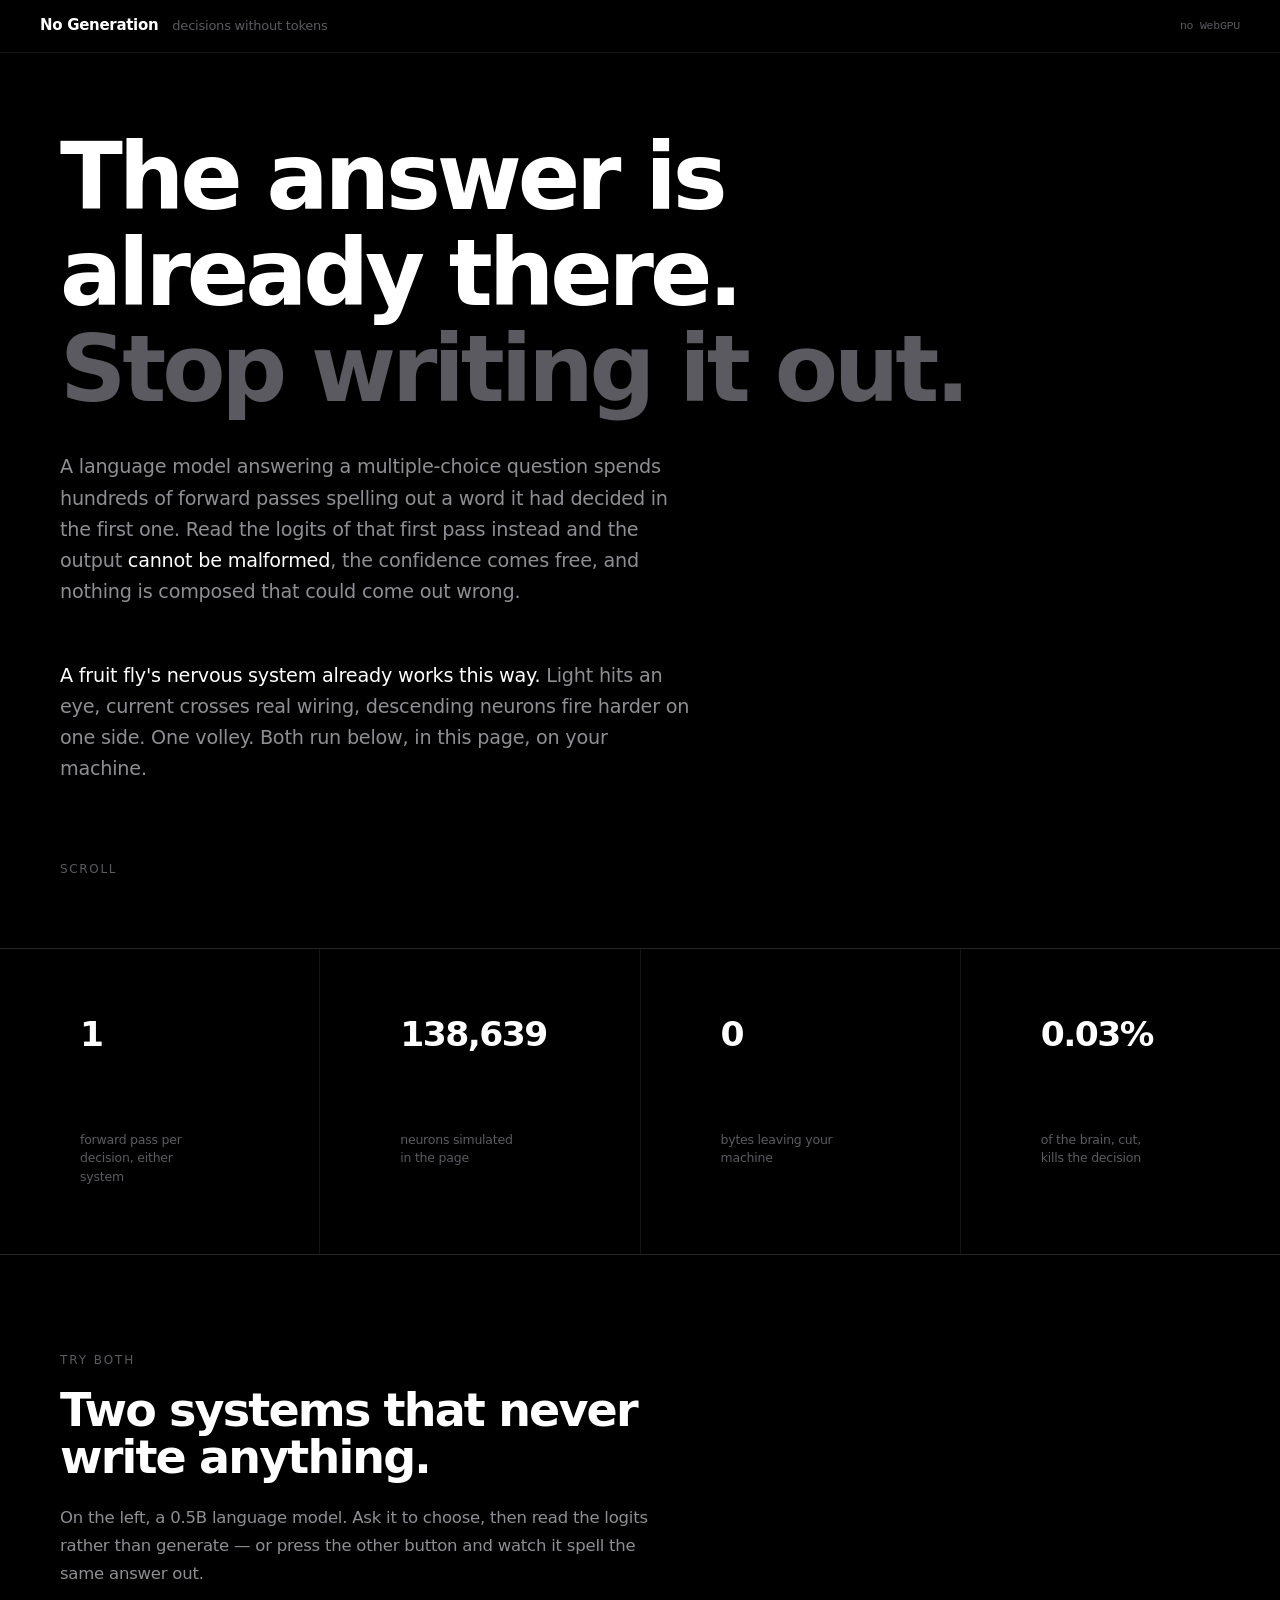
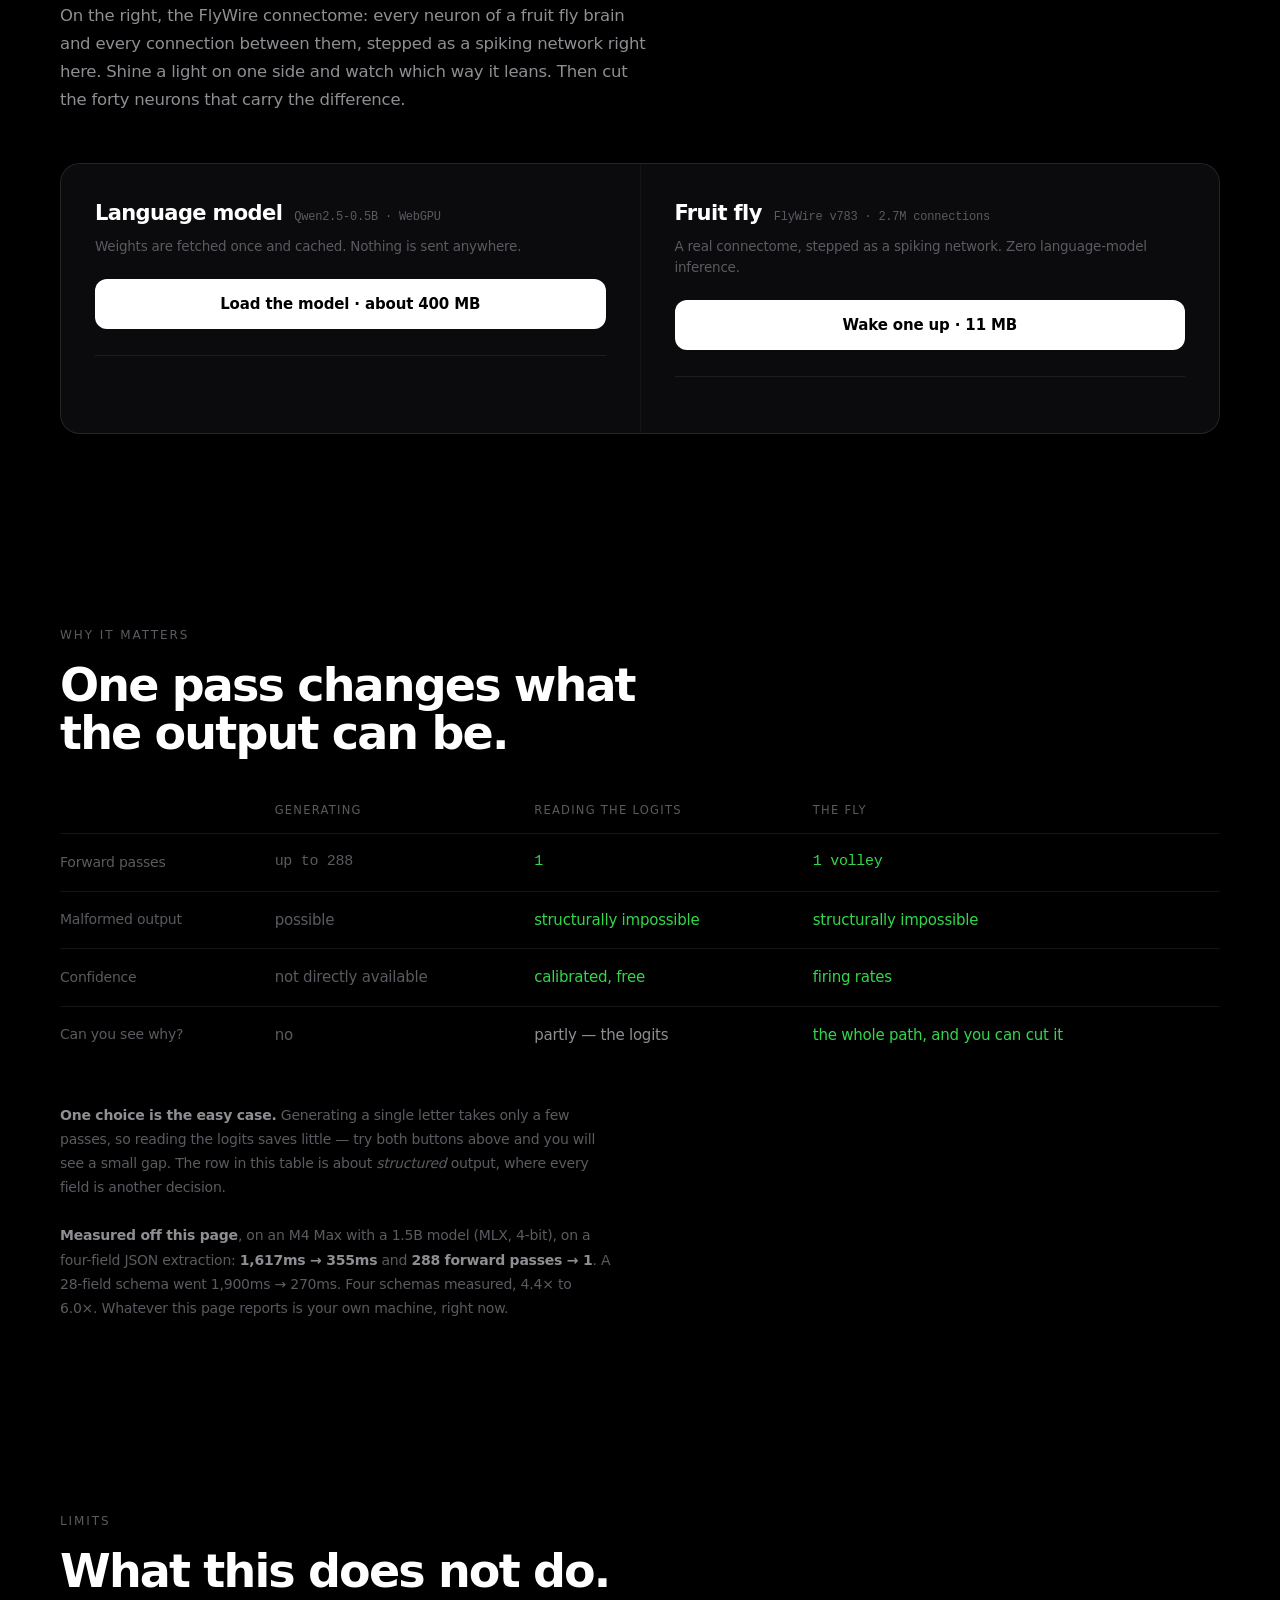
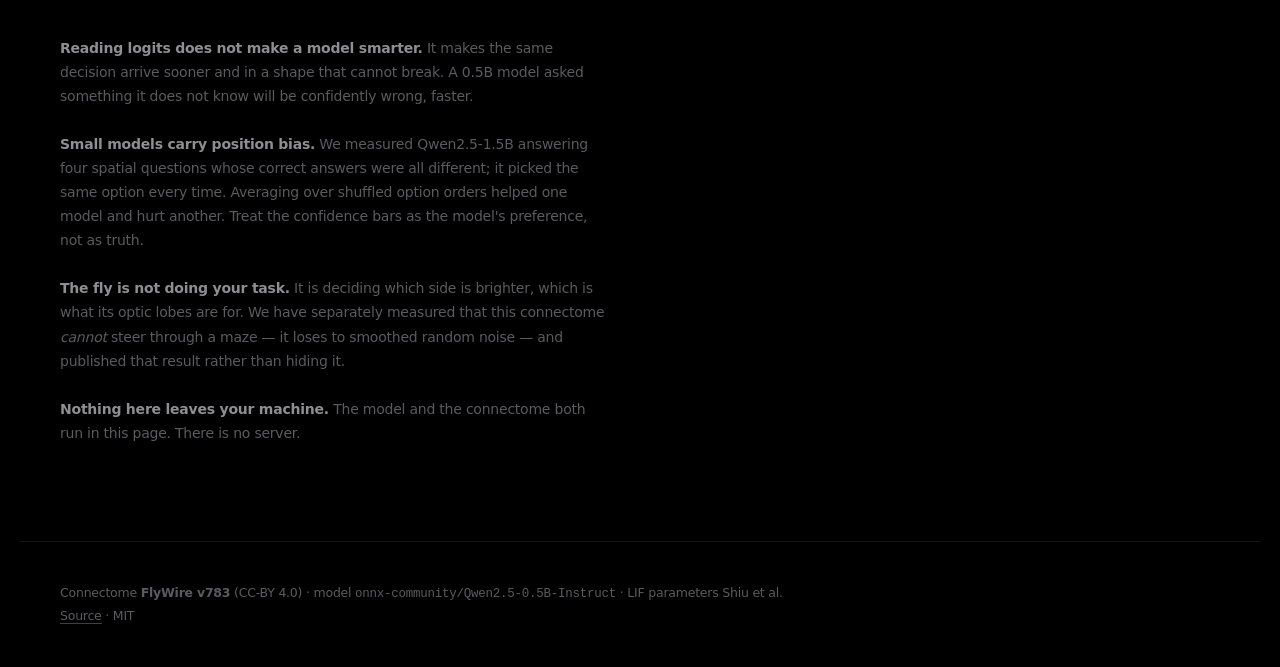
<file: docs/index.html>
<!doctype html>
<html lang="en">
<head>
<meta charset="utf-8">
<meta name="viewport" content="width=device-width,initial-scale=1">
<title>No Generation — deciding without producing a token</title>
<meta name="description" content="A language model read at its logits and a real fruit-fly connectome, both running in your browser. One forward pass, no tokens, a format that cannot break.">
<meta name="theme-color" content="#000000">
<link rel="icon" href="data:image/svg+xml,<svg xmlns='http://www.w3.org/2000/svg' viewBox='0 0 32 32'><text y='26' font-size='26'>⚖️</text></svg>">
<link rel="stylesheet" href="app.css">
</head>
<body>

<header>
  <h1>No Generation</h1>
  <span class="sub">decisions without tokens</span>
  <div class="sp"></div>
  <span class="meta" id="hw">checking hardware</span>
</header>

<div class="hero">
  <h2>The answer is already there.<br><em>Stop writing it out.</em></h2>
  <p class="lead">A language model answering a multiple-choice question spends hundreds of
  forward passes spelling out a word it had decided in the first one. Read the logits of that
  first pass instead and the output <b>cannot be malformed</b>, the confidence comes free, and
  nothing is composed that could come out wrong.</p>
  <p class="lead"><b>A fruit fly's nervous system already works this way.</b> Light hits an eye,
  current crosses real wiring, descending neurons fire harder on one side. One volley. Both run
  below, in this page, on your machine.</p>
  <div class="scroll">Scroll</div>
</div>

<div class="spec">
  <div><div class="n">1</div><div class="l">forward pass per decision, either system</div></div>
  <div><div class="n">138,639</div><div class="l">neurons simulated in the page</div></div>
  <div><div class="n">0</div><div class="l">bytes leaving your machine</div></div>
  <div><div class="n">0.03%</div><div class="l">of the brain, cut, kills the decision</div></div>
</div>

<section>
  <div class="eyebrow">Try both</div>
  <h3>Two systems that never write anything.</h3>
  <div class="body">
    <p>On the left, a 0.5B language model. Ask it to choose, then read the logits rather than
    generate — or press the other button and watch it spell the same answer out.</p>
    <p>On the right, the FlyWire connectome: every neuron of a fruit fly brain and every
    connection between them, stepped as a spiking network right here. Shine a light on one side
    and watch which way it leans. Then cut the forty neurons that carry the difference.</p>
  </div>

  <div class="duo">
    <div class="cell">
      <div class="top"><h4>Language model</h4><span class="tag" id="llmTag">Qwen2.5-0.5B · WebGPU</span></div>
      <div class="sub">Weights are fetched once and cached. Nothing is sent anywhere.</div>
      <button class="cta" id="load">Load the model · about 400 MB</button>
      <div class="readout" id="loadNote"></div>

      <div id="llmUI" hidden>
        <label class="k">Context</label>
        <textarea id="ctx" rows="2">A cat sits on a warm windowsill, purring.</textarea>
        <label class="k">Options</label>
        <textarea id="opts" rows="4">dog
cat
bird
fish</textarea>
        <div class="row">
          <button class="plain" id="grab">Read the logits</button>
          <button class="plain" id="gen">Generate instead</button>
        </div>
        <div id="bars" class="bars"></div>
        <div id="llmOut" class="readout"></div>
      </div>
    </div>

    <div class="cell">
      <div class="top"><h4>Fruit fly</h4><span class="tag">FlyWire v783 · 2.7M connections</span></div>
      <div class="sub">A real connectome, stepped as a spiking network. Zero language-model inference.</div>
      <button class="cta" id="hire">Wake one up · 11 MB</button>
      <div class="readout" id="flyNote"></div>

      <div id="flyUI" hidden>
        <div class="eye"><canvas id="eye" width="16" height="12"></canvas></div>
        <div class="row">
          <button class="plain" id="lightL">Light on the left</button>
          <button class="plain" id="lightR">Light on the right</button>
        </div>
        <div class="gauge"><span class="g">Decision</span><span class="t"><i id="mS"></i></span><span class="v" id="vS">·0</span></div>
        <div class="gauge"><span class="g">Descending</span><span class="t"><i id="mD" style="left:0"></i></span><span class="v" id="vD">0Hz</span></div>
        <div class="readout" id="flyOut"></div>
        <div class="row">
          <button class="plain" id="cut">Cut the channel</button>
          <button class="plain" id="heal">Restore</button>
        </div>
        <div class="readout" id="cutNote">Forty neurons out of 138,639 carry the left–right
          difference. Cut them and the decision goes to zero — there is no scripted fallback
          underneath to keep it moving.</div>
      </div>
    </div>
  </div>
</section>

<section>
  <div class="eyebrow">Why it matters</div>
  <h3>One pass changes what the output can be.</h3>
  <table class="cmp">
    <tr><th></th><th>Generating</th><th>Reading the logits</th><th>The fly</th></tr>
    <tr><td>Forward passes</td><td class="no mono">up to 288</td><td class="ok mono">1</td><td class="ok mono">1 volley</td></tr>
    <tr><td>Malformed output</td><td class="no">possible</td><td class="ok">structurally impossible</td><td class="ok">structurally impossible</td></tr>
    <tr><td>Confidence</td><td class="no">not directly available</td><td class="ok">calibrated, free</td><td class="ok">firing rates</td></tr>
    <tr><td>Can you see why?</td><td class="no">no</td><td>partly — the logits</td><td class="ok">the whole path, and you can cut it</td></tr>
  </table>
  <div class="fine" id="measured"></div>
</section>

<section>
  <div class="eyebrow">Limits</div>
  <h3>What this does not do.</h3>
  <div class="fine" id="limits"></div>
</section>

<footer>
  Connectome <b>FlyWire v783</b> (CC-BY 4.0) · model <span class="mono">onnx-community/Qwen2.5-0.5B-Instruct</span> ·
  LIF parameters Shiu et al.<br>
  <a href="https://github.com/hwkim3330/nogeneration">Source</a> · MIT
</footer>

<script type="module" src="app.js"></script>
</body>
</html>
</file>
<file: docs/app.css>
/* No Generation
   설계 원칙: 숫자가 주인공이다. 테두리를 지우고 여백으로 나눈다.
   색은 검정·흰색·초록 하나. 움직임은 절제한다. */
:root{
  --bg:#000; --bg2:#0b0b0d; --surface:#111114;
  --fg:#fff; --fg2:#8e8e93; --fg3:#5a5a60;
  --line:rgba(255,255,255,.08);
  --accent:#32d74b; --amber:#ffb340; --red:#ff453a;
}
*{box-sizing:border-box}
html{scroll-behavior:smooth}
html,body{margin:0;background:var(--bg);overflow-x:hidden}
body{color:var(--fg);
  font:400 16px/1.5 -apple-system,BlinkMacSystemFont,"SF Pro Display","SF Pro Text","Apple SD Gothic Neo",system-ui,sans-serif;
  -webkit-font-smoothing:antialiased;letter-spacing:-.014em}
.mono{font-family:"SF Mono",ui-monospace,Menlo,monospace;font-feature-settings:"tnum";letter-spacing:-.02em}
h1,h2,h3{margin:0;font-weight:600;letter-spacing:-.035em;line-height:1.04}
a{color:inherit;text-decoration:none;border-bottom:1px solid rgba(255,255,255,.25)}
a:hover{border-color:var(--fg)}

/* ── 상단 ─────────────────────────────── */
header{position:fixed;top:0;left:0;right:0;z-index:50;display:flex;align-items:center;gap:14px;
  padding:16px 40px;background:rgba(0,0,0,.6);backdrop-filter:saturate(180%) blur(24px);
  border-bottom:1px solid var(--line)}
header h1{font-size:15px;letter-spacing:-.02em}
header .sub{font-size:13px;color:var(--fg3)}
.sp{flex:1}
.meta{font-size:11.5px;color:var(--fg3);font-family:"SF Mono",ui-monospace,Menlo,monospace}

/* ── 히어로 ───────────────────────────── */
.hero{min-height:88vh;display:flex;flex-direction:column;justify-content:center;
  padding:130px 40px 70px;max-width:1240px;margin:0 auto}
.hero h2{font-size:clamp(40px,7.2vw,104px);letter-spacing:-.045em;max-width:16ch}
.hero h2 em{font-style:normal;color:var(--fg3)}
.hero .lead{margin-top:34px;max-width:52ch;font-size:clamp(16px,1.5vw,20px);line-height:1.62;color:var(--fg2)}
.hero .lead b{color:var(--fg);font-weight:500}
.scroll{margin-top:56px;font-size:12px;color:var(--fg3);letter-spacing:.14em;text-transform:uppercase}

/* ── 제원표 ───────────────────────────── */
.spec{display:grid;grid-template-columns:repeat(4,1fr);gap:1px;background:var(--line);
  border-top:1px solid var(--line);border-bottom:1px solid var(--line)}
.spec div{background:var(--bg);padding:34px 40px;display:flex;flex-direction:column;justify-content:flex-start}
.spec .n{font-size:clamp(24px,2.7vw,38px);font-weight:600;letter-spacing:-.045em;line-height:1;white-space:nowrap}
.spec .n small{font-size:.45em;color:var(--fg3);font-weight:400;letter-spacing:-.01em;white-space:nowrap}
.spec .l{margin-top:12px;font-size:12.5px;color:var(--fg3);line-height:1.45;max-width:26ch}
@media(max-width:900px){.spec{grid-template-columns:repeat(2,1fr)}.spec div{padding:24px}}

/* ── 구역 ─────────────────────────────── */
section{max-width:1240px;margin:0 auto;padding:96px 40px}
.eyebrow{font-size:12px;letter-spacing:.16em;text-transform:uppercase;color:var(--fg3);margin-bottom:18px}
section h3{font-size:clamp(28px,3.6vw,46px);letter-spacing:-.04em;max-width:20ch}
section .body{margin-top:22px;max-width:56ch;font-size:16.5px;line-height:1.68;color:var(--fg2)}
section .body b{color:var(--fg);font-weight:500}
section .body p{margin:0 0 15px}

/* ── 두 실물 ──────────────────────────── */
.duo{display:grid;grid-template-columns:1fr 1fr;gap:1px;background:var(--line);
  border:1px solid var(--line);border-radius:20px;overflow:hidden;margin-top:50px}
@media(max-width:940px){.duo{grid-template-columns:1fr}}
.cell{background:var(--bg2);padding:34px}
.cell .top{display:flex;align-items:baseline;gap:12px;flex-wrap:wrap;margin-bottom:6px}
.cell .top h4{margin:0;font-size:21px;font-weight:600;letter-spacing:-.03em}
.cell .top .tag{font-size:12px;color:var(--fg3);font-family:"SF Mono",ui-monospace,Menlo,monospace}
.cell .sub{font-size:13.5px;color:var(--fg3);line-height:1.55;margin-bottom:22px}

button{font:inherit;cursor:pointer;transition:background .16s,border-color .16s,opacity .16s}
.cta{width:100%;background:var(--fg);color:#000;border:0;font-weight:600;font-size:15px;
  padding:14px 18px;border-radius:12px;letter-spacing:-.01em}
.cta:hover{background:#e8e8ea}
.cta:disabled{opacity:.4;cursor:default}
.plain{background:rgba(255,255,255,.055);border:1px solid var(--line);color:var(--fg);
  font-size:13.5px;padding:10px 15px;border-radius:11px}
.plain:hover{background:rgba(255,255,255,.1)}
.plain:disabled{opacity:.35;cursor:default}
.row{display:flex;gap:9px;margin-top:14px;flex-wrap:wrap}

.k{display:block;font-size:11px;color:var(--fg3);margin:20px 0 7px;text-transform:uppercase;letter-spacing:.12em}
textarea{width:100%;background:#000;border:1px solid var(--line);border-radius:12px;
  padding:13px 15px;color:var(--fg);font:14.5px/1.55 inherit;outline:none;resize:vertical}
textarea:focus{border-color:rgba(255,255,255,.28)}

.bars{margin-top:26px;display:grid;gap:11px}
.bar{display:grid;grid-template-columns:1fr 78px;align-items:center;gap:14px;font-size:14px}
.bar .nm{color:var(--fg3);white-space:nowrap;overflow:hidden;text-overflow:ellipsis;
  padding-bottom:7px;border-bottom:2px solid rgba(255,255,255,.07);position:relative}
.bar .nm i{position:absolute;left:0;bottom:-2px;height:2px;background:var(--fg3);
  transition:width .35s cubic-bezier(.2,.8,.2,1)}
.bar.win .nm{color:var(--fg)}
.bar.win .nm i{background:var(--accent);height:2px}
.bar .pc{text-align:right;font-family:"SF Mono",ui-monospace,Menlo,monospace;font-size:13px;color:var(--fg2)}
.bar.win .pc{color:var(--accent)}

.readout{margin-top:26px;padding-top:22px;border-top:1px solid var(--line);
  font-size:13.5px;line-height:1.65;color:var(--fg3);min-height:22px}
.readout b{color:var(--fg);font-weight:600}
.readout .win{color:var(--accent);font-weight:600}
.readout .slow{color:var(--amber)}
.readout .big{display:block;font-size:34px;font-weight:600;letter-spacing:-.04em;color:var(--fg);
  margin-bottom:8px;line-height:1}

.eye{margin-top:22px;background:#000;border:1px solid var(--line);border-radius:14px;
  aspect-ratio:16/10;overflow:hidden}
.eye canvas{width:100%;height:100%;image-rendering:pixelated;display:block}
.gauge{display:grid;grid-template-columns:96px 1fr 64px;align-items:center;gap:14px;margin-top:16px}
.gauge .g{font-size:12px;color:var(--fg3);text-transform:uppercase;letter-spacing:.1em}
.gauge .t{height:3px;background:rgba(255,255,255,.08);position:relative;border-radius:99px}
.gauge .t i{position:absolute;top:0;bottom:0;background:var(--fg2);border-radius:99px;transition:.18s}
.gauge .v{text-align:right;font-family:"SF Mono",ui-monospace,Menlo,monospace;font-size:14px;color:var(--fg)}

/* ── 비교표 ───────────────────────────── */
.cmp{width:100%;border-collapse:collapse;margin-top:44px;font-size:15px}
.cmp th{text-align:left;font-weight:400;color:var(--fg3);font-size:11.5px;letter-spacing:.11em;
  text-transform:uppercase;padding:0 18px 14px 0;border-bottom:1px solid var(--line)}
.cmp td{padding:17px 18px 17px 0;border-bottom:1px solid var(--line);color:var(--fg2)}
.cmp tr:last-child td{border-bottom:0}
.cmp td:first-child{color:var(--fg3);font-size:14px}
.cmp .ok{color:var(--accent)}
.cmp .no{color:var(--fg3)}

.fine{margin-top:40px;font-size:14px;line-height:1.72;color:var(--fg3);max-width:62ch}
.fine b{color:var(--fg2);font-weight:600}

footer{border-top:1px solid var(--line);padding:40px;color:var(--fg3);font-size:12.5px;line-height:1.8;
  max-width:1240px;margin:0 auto}

@media(max-width:700px){
  header{padding:13px 20px}header .sub,header .meta{display:none}
  .hero{padding:110px 20px 60px;min-height:auto}
  section{padding:64px 20px}.cell{padding:24px}
  .spec div{padding:22px 20px}
  .gauge{grid-template-columns:78px 1fr 58px}
}

/* ── 스크롤 진입 ─────────────────────────
   과하면 싸구려가 된다. 한 번, 짧게, 위로만. */
.rise{opacity:0;transform:translateY(18px);
  transition:opacity .7s cubic-bezier(.2,.8,.2,1),transform .7s cubic-bezier(.2,.8,.2,1)}
.rise.in{opacity:1;transform:none}
@media(prefers-reduced-motion:reduce){.rise{opacity:1;transform:none;transition:none}}
</file>
